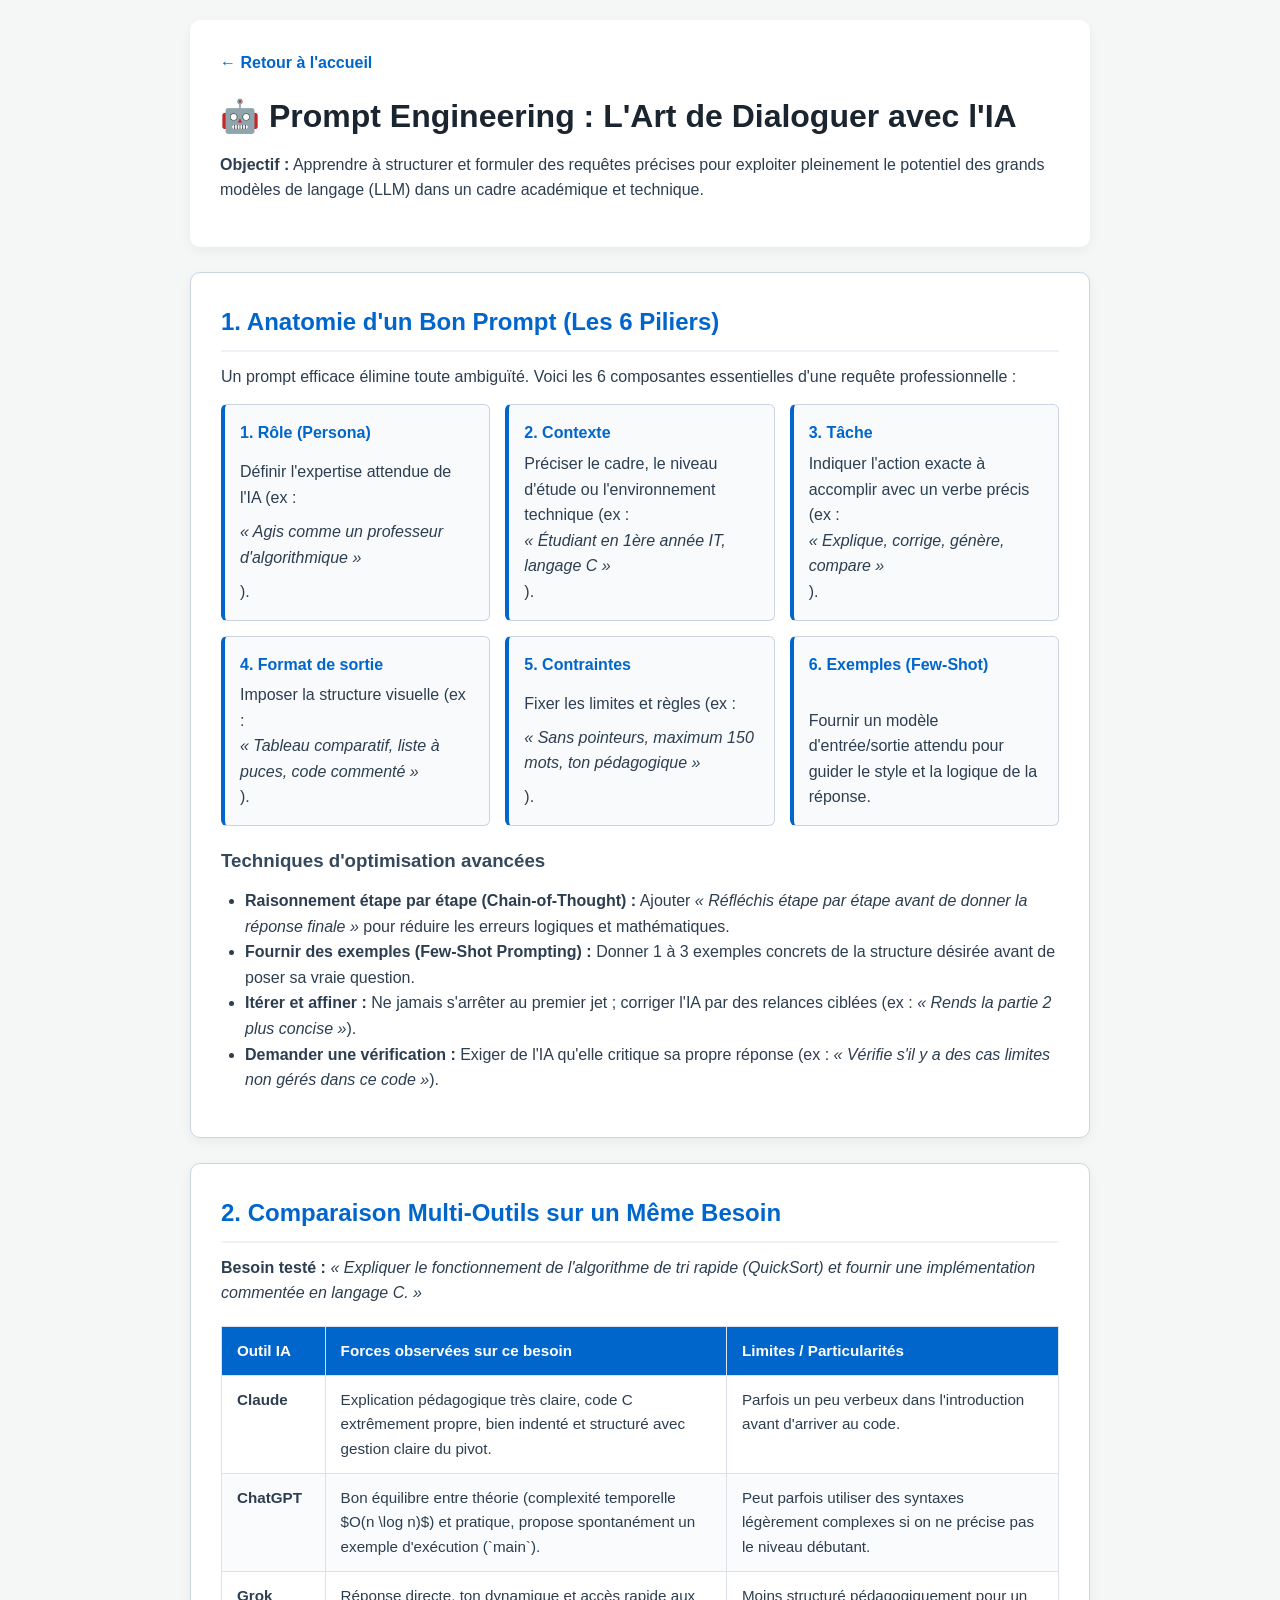
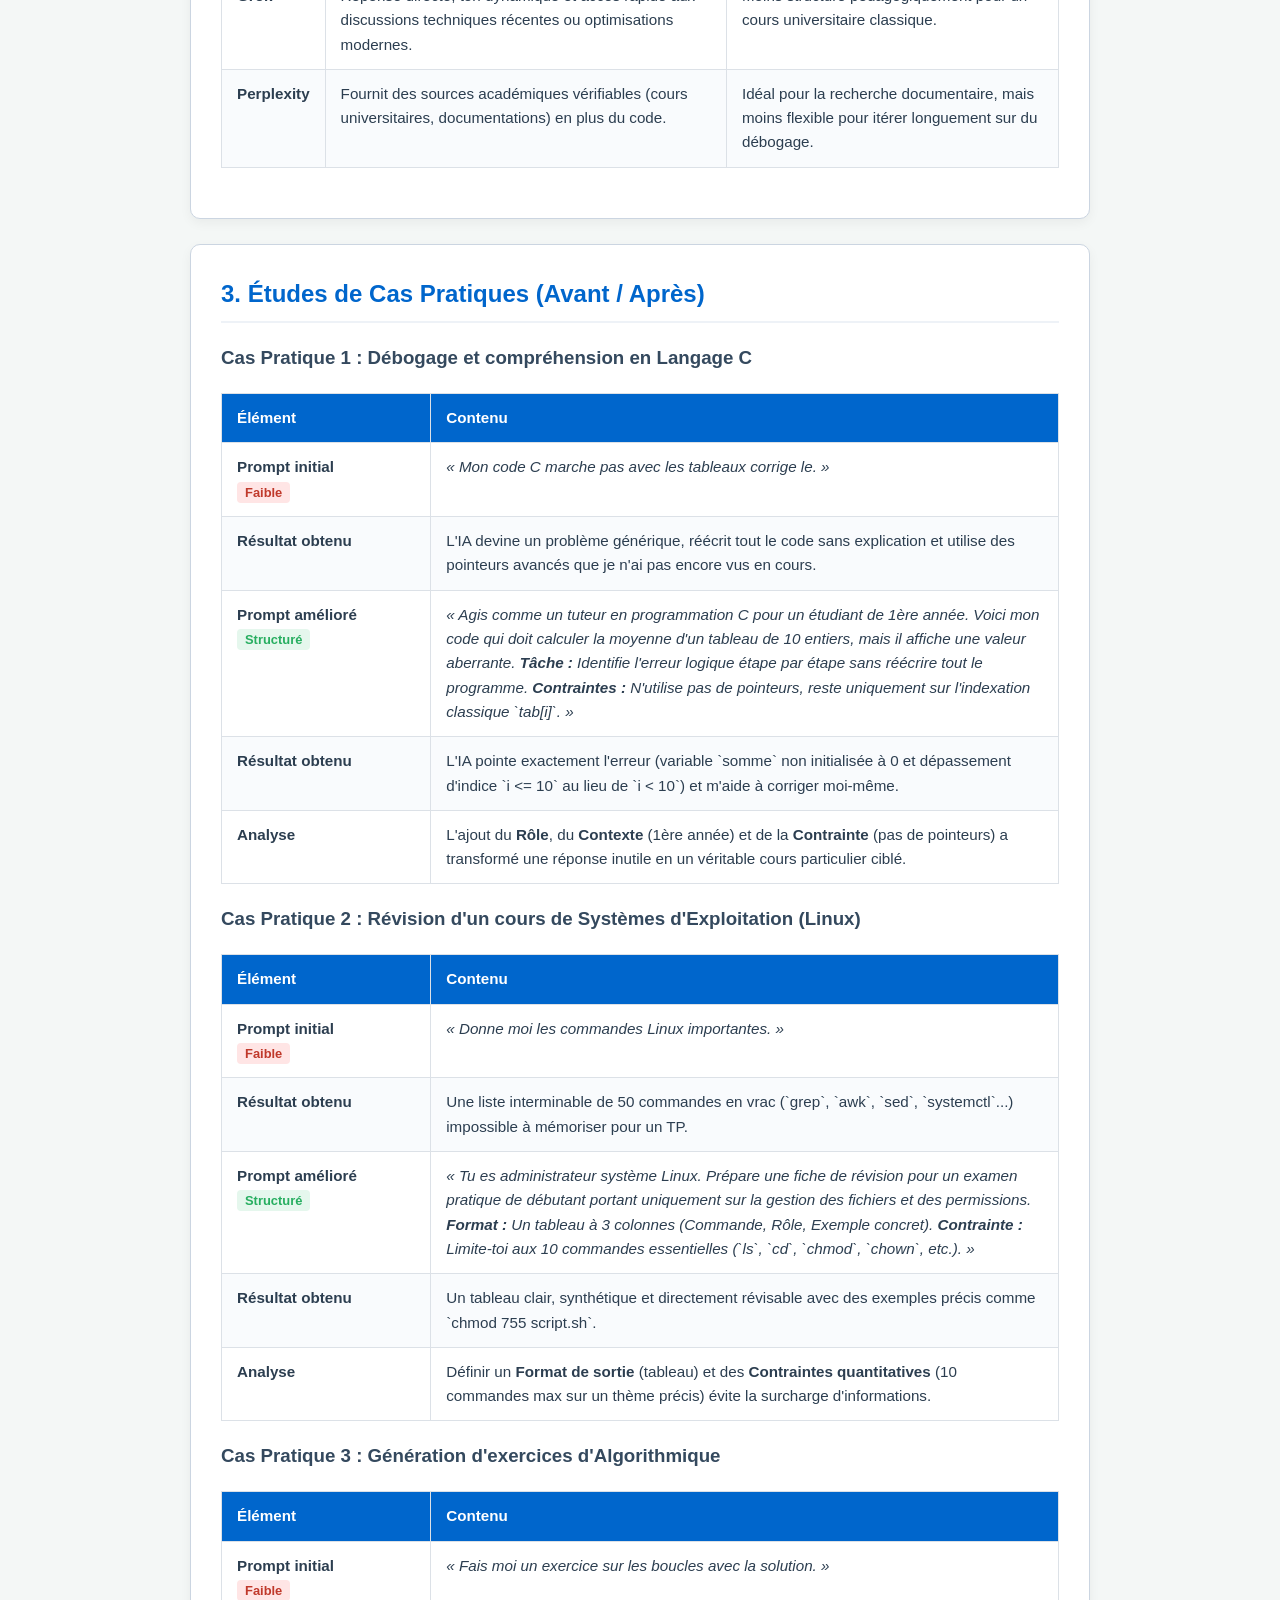
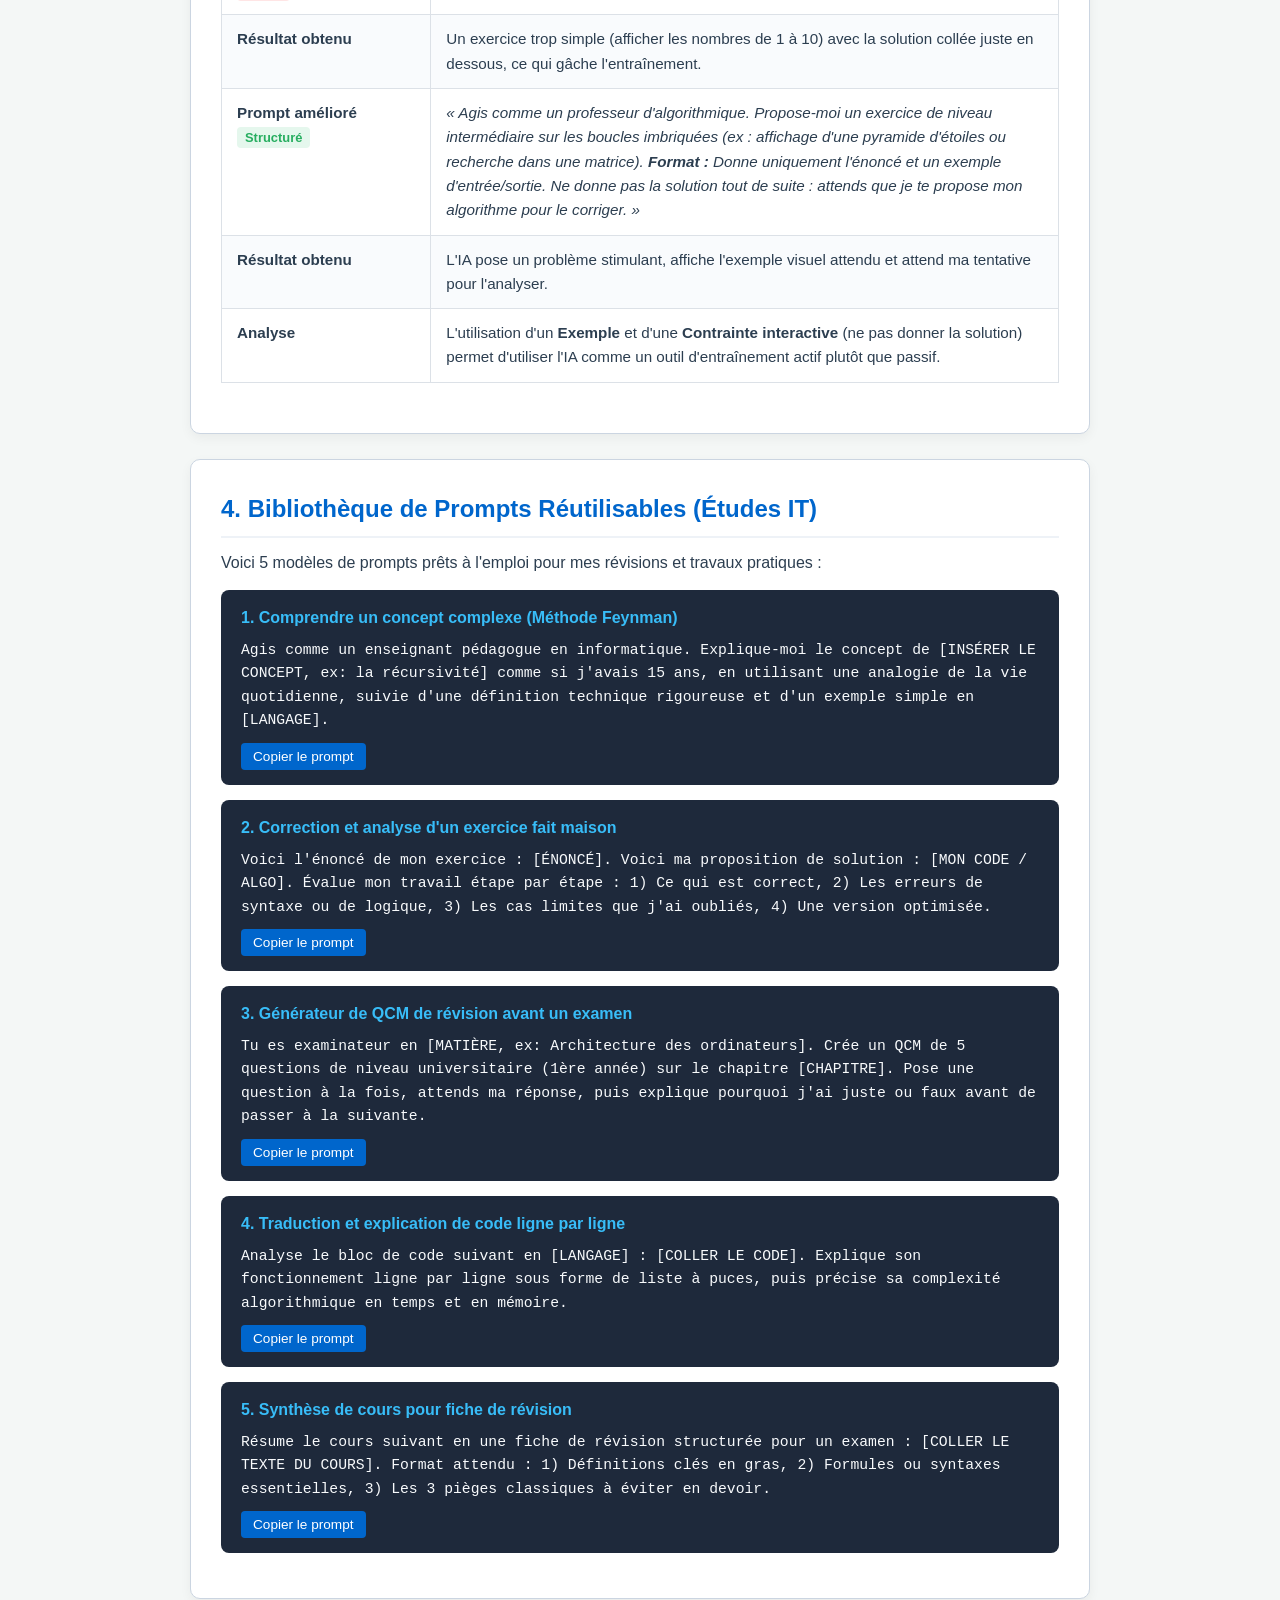
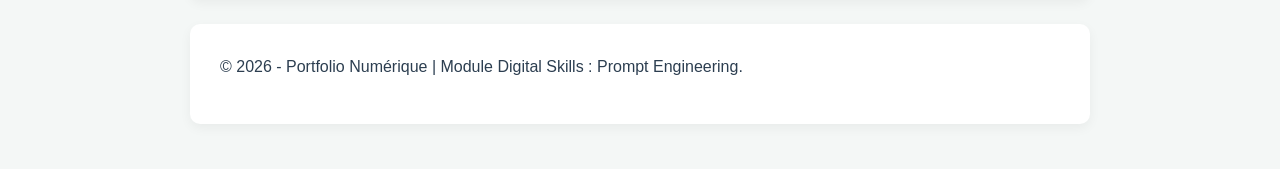
<file: digital-skills/prompt-engineering.html>
<!DOCTYPE html>
<html lang="en">
<head>
    <meta charset="UTF-8">
    <meta http-equiv="X-UA-Compatible" content="IE=edge">
    <meta name="viewport" content="width=device-width, initial-scale=1.0">
    <title>Prompt Engineering - Portfolio Numérique</title>
    <link rel="stylesheet" href="../css/style.css">
</head>
<style>
    body {
        font-family: 'Segoe UI', Tahoma, Geneva, Verdana, sans-serif;
        line-height: 1.6;
        margin: 0;
        padding: 20px;
        background-color: #f4f7f6;
        color: #2c3e50;
    }
    header, section, footer {
        max-width: 900px;
        margin: 0 auto 25px auto;
        background: #ffffff;
        padding: 30px;
        border-radius: 10px;
        box-shadow: 0 4px 12px rgba(0, 0, 0, 0.05);
    }
    .nav-retour {
        display: inline-block;
        margin-bottom: 15px;
        text-decoration: none;
        color: #0066cc;
        font-weight: 600;
    }
    h1 { color: #1a252f; margin-bottom: 10px; }
    h2 { color: #0066cc; border-bottom: 2px solid #eef2f7; padding-bottom: 8px; margin-top: 0; }
    h3 { color: #34495e; margin-top: 20px; }
    
    /* Grilles pour les piliers et techniques */
    .grid-cards {
        display: grid;
        grid-template-columns: repeat(auto-fit, minmax(250px, 1fr));
        gap: 15px;
        margin-top: 15px;
    }
    .card {
        background: #f8fafc;
        border-left: 4px solid #0066cc;
        padding: 15px;
        border-radius: 6px;
    }
    .card strong { color: #0066cc; display: block; margin-bottom: 5px; }

    /* Tableaux (Comparaison & Cas pratiques) */
    table {
        width: 100%;
        border-collapse: collapse;
        margin: 20px 0;
        font-size: 0.95em;
    }
    th, td {
        border: 1px solid #dce1e7;
        padding: 12px 15px;
        text-align: left;
        vertical-align: top;
    }
    th {
        background-color: #0066cc;
        color: #ffffff;
        font-weight: 600;
    }
    tr:nth-child(even) { background-color: #f9fbfd; }
    .badge-faible {
        background: #ffe5e5;
        color: #c0392b;
        padding: 3px 8px;
        border-radius: 4px;
        font-weight: bold;
        font-size: 0.85em;
    }
    .badge-fort {
        background: #e5f7ed;
        color: #27ae60;
        padding: 3px 8px;
        border-radius: 4px;
        font-weight: bold;
        font-size: 0.85em;
    }

    /* Bibliothèque de prompts */
    .prompt-item {
        background: #1e293b;
        color: #f8fafc;
        padding: 15px 20px;
        border-radius: 8px;
        margin-bottom: 15px;
        position: relative;
    }
    .prompt-item h4 {
        margin: 0 0 8px 0;
        color: #38bdf8;
    }
    .prompt-text {
        font-family: 'Courier New', Courier, monospace;
        font-size: 0.92em;
        margin: 0;
        white-space: pre-wrap;
    }
    .btn-copy {
        background: #0066cc;
        color: white;
        border: none;
        padding: 6px 12px;
        border-radius: 4px;
        cursor: pointer;
        font-size: 0.85em;
        margin-top: 10px;
    }
    .btn-copy:hover { background: #004999; }
</style>
</head>
<body>

<header>
    <a href="../index.html" class="nav-retour">← Retour à l'accueil</a>
    <h1>🤖 Prompt Engineering : L'Art de Dialoguer avec l'IA</h1>
    <p><strong>Objectif :</strong> Apprendre à structurer et formuler des requêtes précises pour exploiter pleinement le potentiel des grands modèles de langage (LLM) dans un cadre académique et technique.</p>
</header>

<!-- SECTION 1 : LES FONDAMENTAUX -->
<section>
    <h2>1. Anatomie d'un Bon Prompt (Les 6 Piliers)</h2>
    <p>Un prompt efficace élimine toute ambiguïté. Voici les 6 composantes essentielles d'une requête professionnelle :</p>
    <div class="grid-cards">
        <div class="card">
            <strong>1. Rôle (Persona)</strong>
            Définir l'expertise attendue de l'IA (ex : <em>« Agis comme un professeur d'algorithmique »</em>).
        </div>
        <div class="card">
            <strong>2. Contexte</strong>
            Préciser le cadre, le niveau d'étude ou l'environnement technique (ex : <em>« Étudiant en 1ère année IT, langage C »</em>).
        </div>
        <div class="card">
            <strong>3. Tâche</strong>
            Indiquer l'action exacte à accomplir avec un verbe précis (ex : <em>« Explique, corrige, génère, compare »</em>).
        </div>
        <div class="card">
            <strong>4. Format de sortie</strong>
            Imposer la structure visuelle (ex : <em>« Tableau comparatif, liste à puces, code commenté »</em>).
        </div>
        <div class="card">
            <strong>5. Contraintes</strong>
            Fixer les limites et règles (ex : <em>« Sans pointeurs, maximum 150 mots, ton pédagogique »</em>).
        </div>
        <div class="card">
            <strong>6. Exemples (Few-Shot)</strong>
            Fournir un modèle d'entrée/sortie attendu pour guider le style et la logique de la réponse.
        </div>
    </div>

    <h3>Techniques d'optimisation avancées</h3>
    <ul>
        <li><strong>Raisonnement étape par étape (Chain-of-Thought) :</strong> Ajouter <em>« Réfléchis étape par étape avant de donner la réponse finale »</em> pour réduire les erreurs logiques et mathématiques.</li>
        <li><strong>Fournir des exemples (Few-Shot Prompting) :</strong> Donner 1 à 3 exemples concrets de la structure désirée avant de poser sa vraie question.</li>
        <li><strong>Itérer et affiner :</strong> Ne jamais s'arrêter au premier jet ; corriger l'IA par des relances ciblées (ex : <em>« Rends la partie 2 plus concise »</em>).</li>
        <li><strong>Demander une vérification :</strong> Exiger de l'IA qu'elle critique sa propre réponse (ex : <em>« Vérifie s'il y a des cas limites non gérés dans ce code »</em>).</li>
    </ul>
</section>

<!-- SECTION 2 : COMPARAISON D'OUTILS -->
<section>
    <h2>2. Comparaison Multi-Outils sur un Même Besoin</h2>
    <p><strong>Besoin testé :</strong> <em>« Expliquer le fonctionnement de l'algorithme de tri rapide (QuickSort) et fournir une implémentation commentée en langage C. »</em></p>
    <table>
        <thead>
            <tr>
                <th>Outil IA</th>
                <th>Forces observées sur ce besoin</th>
                <th>Limites / Particularités</th>
            </tr>
        </thead>
        <tbody>
            <tr>
                <td><strong>Claude</strong></td>
                <td>Explication pédagogique très claire, code C extrêmement propre, bien indenté et structuré avec gestion claire du pivot.</td>
                <td>Parfois un peu verbeux dans l'introduction avant d'arriver au code.</td>
            </tr>
            <tr>
                <td><strong>ChatGPT</strong></td>
                <td>Bon équilibre entre théorie (complexité temporelle $O(n \log n)$) et pratique, propose spontanément un exemple d'exécution (`main`).</td>
                <td>Peut parfois utiliser des syntaxes légèrement complexes si on ne précise pas le niveau débutant.</td>
            </tr>
            <tr>
                <td><strong>Grok</strong></td>
                <td>Réponse directe, ton dynamique et accès rapide aux discussions techniques récentes ou optimisations modernes.</td>
                <td>Moins structuré pédagogiquement pour un cours universitaire classique.</td>
            </tr>
            <tr>
                <td><strong>Perplexity</strong></td>
                <td>Fournit des sources académiques vérifiables (cours universitaires, documentations) en plus du code.</td>
                <td>Idéal pour la recherche documentaire, mais moins flexible pour itérer longuement sur du débogage.</td>
            </tr>
        </tbody>
    </table>
</section>

<!-- SECTION 3 : 3 CAS PRATIQUES -->
<section>
    <h2>3. Études de Cas Pratiques (Avant / Après)</h2>

    <!-- CAS 1 -->
    <h3>Cas Pratique 1 : Débogage et compréhension en Langage C</h3>
    <table>
        <thead>
            <tr>
                <th style="width: 25%;">Élément</th>
                <th>Contenu</th>
            </tr>
        </thead>
        <tbody>
            <tr>
                <td><strong>Prompt initial</strong> <br><span class="badge-faible">Faible</span></td>
                <td><em>« Mon code C marche pas avec les tableaux corrige le. »</em></td>
            </tr>
            <tr>
                <td><strong>Résultat obtenu</strong></td>
                <td>L'IA devine un problème générique, réécrit tout le code sans explication et utilise des pointeurs avancés que je n'ai pas encore vus en cours.</td>
            </tr>
            <tr>
                <td><strong>Prompt amélioré</strong> <br><span class="badge-fort">Structuré</span></td>
                <td><em>« Agis comme un tuteur en programmation C pour un étudiant de 1ère année. Voici mon code qui doit calculer la moyenne d'un tableau de 10 entiers, mais il affiche une valeur aberrante. <strong>Tâche :</strong> Identifie l'erreur logique étape par étape sans réécrire tout le programme. <strong>Contraintes :</strong> N'utilise pas de pointeurs, reste uniquement sur l'indexation classique `tab[i]`. »</em></td>
            </tr>
            <tr>
                <td><strong>Résultat obtenu</strong></td>
                <td>L'IA pointe exactement l'erreur (variable `somme` non initialisée à 0 et dépassement d'indice `i <= 10` au lieu de `i < 10`) et m'aide à corriger moi-même.</td>
            </tr>
            <tr>
                <td><strong>Analyse</strong></td>
                <td>L'ajout du <strong>Rôle</strong>, du <strong>Contexte</strong> (1ère année) et de la <strong>Contrainte</strong> (pas de pointeurs) a transformé une réponse inutile en un véritable cours particulier ciblé.</td>
            </tr>
        </tbody>
    </table>

    <!-- CAS 2 -->
    <h3>Cas Pratique 2 : Révision d'un cours de Systèmes d'Exploitation (Linux)</h3>
    <table>
        <thead>
            <tr>
                <th style="width: 25%;">Élément</th>
                <th>Contenu</th>
            </tr>
        </thead>
        <tbody>
            <tr>
                <td><strong>Prompt initial</strong> <br><span class="badge-faible">Faible</span></td>
                <td><em>« Donne moi les commandes Linux importantes. »</em></td>
            </tr>
            <tr>
                <td><strong>Résultat obtenu</strong></td>
                <td>Une liste interminable de 50 commandes en vrac (`grep`, `awk`, `sed`, `systemctl`...) impossible à mémoriser pour un TP.</td>
            </tr>
            <tr>
                <td><strong>Prompt amélioré</strong> <br><span class="badge-fort">Structuré</span></td>
                <td><em>« Tu es administrateur système Linux. Prépare une fiche de révision pour un examen pratique de débutant portant uniquement sur la gestion des fichiers et des permissions. <strong>Format :</strong> Un tableau à 3 colonnes (Commande, Rôle, Exemple concret). <strong>Contrainte :</strong> Limite-toi aux 10 commandes essentielles (`ls`, `cd`, `chmod`, `chown`, etc.). »</em></td>
            </tr>
            <tr>
                <td><strong>Résultat obtenu</strong></td>
                <td>Un tableau clair, synthétique et directement révisable avec des exemples précis comme `chmod 755 script.sh`.</td>
            </tr>
            <tr>
                <td><strong>Analyse</strong></td>
                <td>Définir un <strong>Format de sortie</strong> (tableau) et des <strong>Contraintes quantitatives</strong> (10 commandes max sur un thème précis) évite la surcharge d'informations.</td>
            </tr>
        </tbody>
    </table>

    <!-- CAS 3 -->
    <h3>Cas Pratique 3 : Génération d'exercices d'Algorithmique</h3>
    <table>
        <thead>
            <tr>
                <th style="width: 25%;">Élément</th>
                <th>Contenu</th>
            </tr>
        </thead>
        <tbody>
            <tr>
                <td><strong>Prompt initial</strong> <br><span class="badge-faible">Faible</span></td>
                <td><em>« Fais moi un exercice sur les boucles avec la solution. »</em></td>
            </tr>
            <tr>
                <td><strong>Résultat obtenu</strong></td>
                <td>Un exercice trop simple (afficher les nombres de 1 à 10) avec la solution collée juste en dessous, ce qui gâche l'entraînement.</td>
            </tr>
            <tr>
                <td><strong>Prompt amélioré</strong> <br><span class="badge-fort">Structuré</span></td>
                <td><em>« Agis comme un professeur d'algorithmique. Propose-moi un exercice de niveau intermédiaire sur les boucles imbriquées (ex : affichage d'une pyramide d'étoiles ou recherche dans une matrice). <strong>Format :</strong> Donne uniquement l'énoncé et un exemple d'entrée/sortie. Ne donne pas la solution tout de suite : attends que je te propose mon algorithme pour le corriger. »</em></td>
            </tr>
            <tr>
                <td><strong>Résultat obtenu</strong></td>
                <td>L'IA pose un problème stimulant, affiche l'exemple visuel attendu et attend ma tentative pour l'analyser.</td>
            </tr>
            <tr>
                <td><strong>Analyse</strong></td>
                <td>L'utilisation d'un <strong>Exemple</strong> et d'une <strong>Contrainte interactive</strong> (ne pas donner la solution) permet d'utiliser l'IA comme un outil d'entraînement actif plutôt que passif.</td>
            </tr>
        </tbody>
    </table>
</section>

<!-- SECTION 4 : BIBLIOTHÈQUE DE PROMPTS -->
<section>
    <h2>4. Bibliothèque de Prompts Réutilisables (Études IT)</h2>
    <p>Voici 5 modèles de prompts prêts à l'emploi pour mes révisions et travaux pratiques :</p>

    <div class="prompt-item">
        <h4>1. Comprendre un concept complexe (Méthode Feynman)</h4>
        <p class="prompt-text" id="p1">Agis comme un enseignant pédagogue en informatique. Explique-moi le concept de [INSÉRER LE CONCEPT, ex: la récursivité] comme si j'avais 15 ans, en utilisant une analogie de la vie quotidienne, suivie d'une définition technique rigoureuse et d'un exemple simple en [LANGAGE].</p>
        <button class="btn-copy" onclick="copierPrompt('p1', this)">Copier le prompt</button>
    </div>

    <div class="prompt-item">
        <h4>2. Correction et analyse d'un exercice fait maison</h4>
        <p class="prompt-text" id="p2">Voici l'énoncé de mon exercice : [ÉNONCÉ]. Voici ma proposition de solution : [MON CODE / ALGO]. Évalue mon travail étape par étape : 1) Ce qui est correct, 2) Les erreurs de syntaxe ou de logique, 3) Les cas limites que j'ai oubliés, 4) Une version optimisée.</p>
        <button class="btn-copy" onclick="copierPrompt('p2', this)">Copier le prompt</button>
    </div>

    <div class="prompt-item">
        <h4>3. Générateur de QCM de révision avant un examen</h4>
        <p class="prompt-text" id="p3">Tu es examinateur en [MATIÈRE, ex: Architecture des ordinateurs]. Crée un QCM de 5 questions de niveau universitaire (1ère année) sur le chapitre [CHAPITRE]. Pose une question à la fois, attends ma réponse, puis explique pourquoi j'ai juste ou faux avant de passer à la suivante.</p>
        <button class="btn-copy" onclick="copierPrompt('p3', this)">Copier le prompt</button>
    </div>

    <div class="prompt-item">
        <h4>4. Traduction et explication de code ligne par ligne</h4>
        <p class="prompt-text" id="p4">Analyse le bloc de code suivant en [LANGAGE] : [COLLER LE CODE]. Explique son fonctionnement ligne par ligne sous forme de liste à puces, puis précise sa complexité algorithmique en temps et en mémoire.</p>
        <button class="btn-copy" onclick="copierPrompt('p4', this)">Copier le prompt</button>
    </div>

    <div class="prompt-item">
        <h4>5. Synthèse de cours pour fiche de révision</h4>
        <p class="prompt-text" id="p5">Résume le cours suivant en une fiche de révision structurée pour un examen : [COLLER LE TEXTE DU COURS]. Format attendu : 1) Définitions clés en gras, 2) Formules ou syntaxes essentielles, 3) Les 3 pièges classiques à éviter en devoir.</p>
        <button class="btn-copy" onclick="copierPrompt('p5', this)">Copier le prompt</button>
    </div>
</section>

<footer>
    <p>&copy; 2026 - Portfolio Numérique | Module Digital Skills : Prompt Engineering.</p>
</footer>

<!-- Script pour le bouton "Copier le prompt" -->
<script>
    function copierPrompt(elementId, bouton) {
        const texte = document.getElementById(elementId).innerText;
        navigator.clipboard.writeText(texte).then(() => {
            const texteOriginal = bouton.innerText;
            bouton.innerText = "✅ Copié !";
            bouton.style.backgroundColor = "#27ae60";
            setTimeout(() => {
                bouton.innerText = texteOriginal;
                bouton.style.backgroundColor = "#0066cc";
            }, 2000);
        });
    }
</script>

</body>
</html>
</file>
<file: css/style.css>
:root {
    --bg-color: #f4f7f9;
    --surface-color: #ffffff;
    --text-color: #1e293b;
    --muted-color: #475569;
    --primary-color: #0f4c81;
    --accent-color: #0ea5e9;
    --border-color: #cbd5e1;
    --code-bg: #0f172a;
    --code-text: #e2e8f0;
    --shadow: 0 4px 12px rgba(15, 23, 42, 0.08);
}

body.dark-mode {
    --bg-color: #0b1120;
    --surface-color: #1e293b;
    --text-color: #f1f5f9;
    --muted-color: #cbd5e1;
    --primary-color: #38bdf8;
    --accent-color: #0284c7;
    --border-color: #334155;
    --code-bg: #020617;
    --code-text: #f8fafc;
    --shadow: 0 4px 14px rgba(0, 0, 0, 0.35);
}

* {
    box-sizing: border-box;
    margin: 0;
    padding: 0;
}

body {
    font-family: 'Segoe UI', Tahoma, Geneva, Verdana, sans-serif;
    background-color: var(--bg-color);
    color: var(--text-color);
    line-height: 1.6;
    transition: background-color 0.25s ease, color 0.25s ease;
}

.site-header {
    background-color: var(--primary-color);
    color: #ffffff;
    padding: 1rem 1.5rem;
    position: sticky;
    top: 0;
    z-index: 100;
    box-shadow: var(--shadow);
}

.header-inner {
    max-width: 1100px;
    margin: 0 auto;
    display: flex;
    align-items: center;
    justify-content: space-between;
    gap: 1rem;
    flex-wrap: wrap;
}

.brand {
    font-size: 1.25rem;
    font-weight: 700;
    color: #ffffff;
    text-decoration: none;
}

.nav-menu {
    display: flex;
    align-items: center;
    gap: 1rem;
    flex-wrap: wrap;
}

.nav-menu a {
    color: #ffffff;
    text-decoration: none;
    font-weight: 500;
    padding: 0.35rem 0.65rem;
    border-radius: 6px;
}

.nav-menu a:hover,
.nav-menu a:focus {
    background-color: rgba(255, 255, 255, 0.18);
    outline: 2px solid #ffffff;
}

.controls {
    display: flex;
    gap: 0.5rem;
}

.btn {
    background-color: var(--accent-color);
    color: #ffffff;
    border: none;
    padding: 0.5rem 0.9rem;
    border-radius: 6px;
    font-weight: 600;
    cursor: pointer;
}

.btn:hover {
    opacity: 0.92;
}

.menu-toggle {
    display: none;
    background: transparent;
    color: #ffffff;
    border: 1px solid rgba(255, 255, 255, 0.6);
    padding: 0.4rem 0.7rem;
    border-radius: 6px;
    font-size: 1.1rem;
    cursor: pointer;
}

.container {
    max-width: 1100px;
    margin: 2rem auto;
    padding: 0 1.25rem;
}

section {
    background-color: var(--surface-color);
    border: 1px solid var(--border-color);
    border-radius: 10px;
    padding: 1.5rem;
    margin-bottom: 1.75rem;
    box-shadow: var(--shadow);
}

h1, h2, h3 {
    color: var(--primary-color);
    margin-bottom: 0.75rem;
}

p, ul, ol {
    margin-bottom: 0.9rem;
}

ul, ol {
    padding-left: 1.5rem;
}

.cards-grid {
    display: grid;
    grid-template-columns: repeat(auto-fit, minmax(260px, 1fr));
    gap: 1.25rem;
    margin-top: 1rem;
}

.card {
    background-color: var(--bg-color);
    border: 1px solid var(--border-color);
    border-radius: 8px;
    padding: 1.2rem;
    display: flex;
    flex-direction: column;
    justify-content: space-between;
}

.card a {
    display: inline-block;
    margin-top: 0.75rem;
    color: var(--primary-color);
    font-weight: 700;
    text-decoration: none;
}

.card a:hover {
    text-decoration: underline;
}

.media-img {
    width: 100%;
    max-width: 780px;
    height: auto;
    display: block;
    margin: 1rem auto;
    border-radius: 8px;
    border: 1px solid var(--border-color);
}

pre {
    background-color: var(--code-bg);
    color: var(--code-text);
    padding: 1rem;
    border-radius: 8px;
    overflow-x: auto;
    margin: 0.75rem 0 1rem;
}

code {
    font-family: Consolas, Monaco, 'Courier New', monospace;
}

table {
    width: 100%;
    border-collapse: collapse;
    margin: 1rem 0;
}

th, td {
    border: 1px solid var(--border-color);
    padding: 0.75rem;
    text-align: left;
}

th {
    background-color: var(--primary-color);
    color: #ffffff;
}

.quiz-option {
    display: block;
    margin: 0.45rem 0;
    cursor: pointer;
}

.site-footer {
    text-align: center;
    padding: 1.5rem;
    color: var(--muted-color);
    border-top: 1px solid var(--border-color);
    margin-top: 2rem;
}

@media (max-width: 720px) {
    .menu-toggle {
        display: inline-block;
    }

    .nav-menu {
        display: none;
        width: 100%;
        flex-direction: column;
        align-items: flex-start;
        padding-top: 0.75rem;
    }

    .nav-menu.open {
        display: flex;
    }
}
</file>
